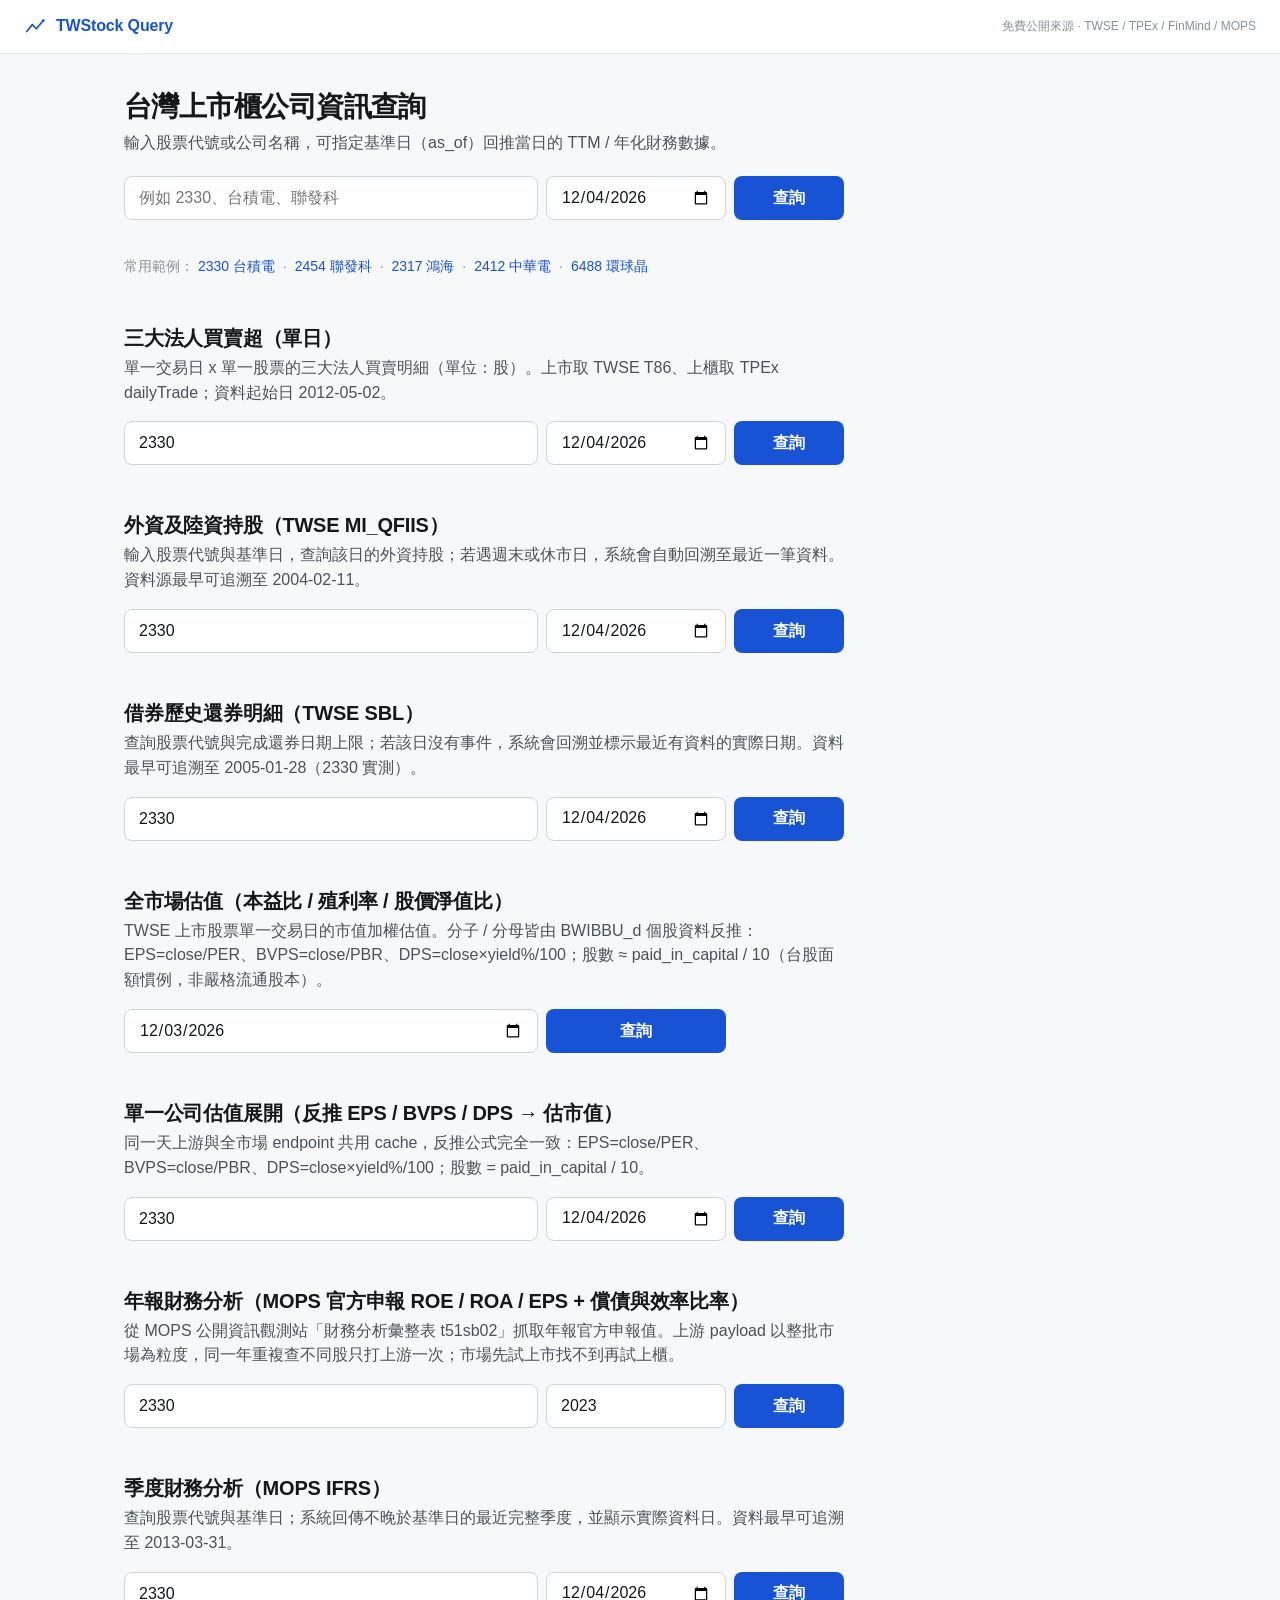
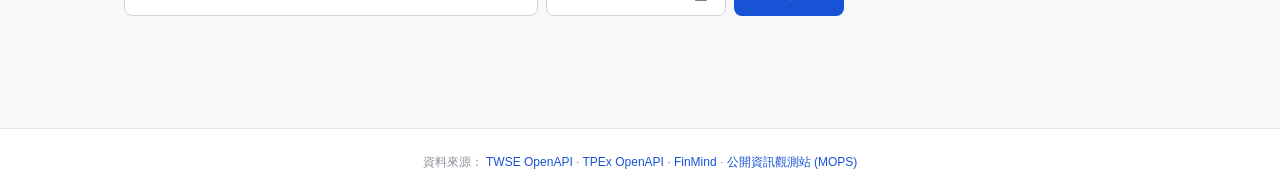
<file: static/index.html>
<!doctype html>
<html lang="zh-Hant">
<head>
<meta charset="utf-8" />
<meta name="viewport" content="width=device-width, initial-scale=1" />
<title>台股公司查詢 · TWStock</title>
<link rel="preconnect" href="https://api.fontshare.com" />
<link href="https://api.fontshare.com/v2/css?f[]=satoshi@400,500,700&f[]=jetbrains-mono@400,500&display=swap" rel="stylesheet" />
<link rel="stylesheet" href="./style.css?v=fa1" />
</head>
<body>
<header class="topbar">
  <div class="brand">
    <svg viewBox="0 0 32 32" width="22" height="22" fill="none" stroke="currentColor" stroke-width="2.5">
      <path d="M4 24 L12 14 L18 20 L28 8" stroke-linecap="round" stroke-linejoin="round"/>
      <circle cx="28" cy="8" r="2" fill="currentColor" stroke="none"/>
    </svg>
    <span>TWStock Query</span>
  </div>
  <div class="hint">免費公開來源 · TWSE / TPEx / FinMind / MOPS</div>
</header>

<main>
  <section class="hero">
    <h1>台灣上市櫃公司資訊查詢</h1>
    <p class="sub">輸入股票代號或公司名稱，可指定基準日（as_of）回推當日的 TTM / 年化財務數據。</p>
    <form id="searchForm" class="search">
      <input id="kw" type="text" placeholder="例如 2330、台積電、聯發科" autocomplete="off" />
      <input id="asof" type="date" />
      <button type="submit">查詢</button>
    </form>
    <div id="suggest" class="suggest"></div>
  </section>

  <section id="result" class="result hidden"></section>
  <section id="empty" class="empty">
    <p>常用範例：<a href="#" data-q="2330">2330 台積電</a> · <a href="#" data-q="2454">2454 聯發科</a> · <a href="#" data-q="2317">2317 鴻海</a> · <a href="#" data-q="2412">2412 中華電</a> · <a href="#" data-q="6488">6488 環球晶</a></p>
  </section>

  <section class="panel">
    <h2>三大法人買賣超（單日）</h2>
    <p class="sub">單一交易日 x 單一股票的三大法人買賣明細（單位：股）。上市取 TWSE T86、上櫃取 TPEx dailyTrade；資料起始日 2012-05-02。</p>
    <form id="instForm" class="search">
      <input id="instStk" type="text" placeholder="股票代號 例如 2330" autocomplete="off" value="2330" />
      <input id="instDate" type="date" />
      <button type="submit">查詢</button>
    </form>
    <div id="instResult" class="inst-result"></div>
  </section>

  <section class="panel">
    <h2>外資及陸資持股（TWSE MI_QFIIS）</h2>
    <p class="sub">輸入股票代號與基準日，查詢該日的外資持股；若遇週末或休市日，系統會自動回溯至最近一筆資料。資料源最早可追溯至 2004-02-11。</p>
    <form id="foForm" class="search">
      <input id="foStk" type="text" placeholder="股票代號 例如 2330" autocomplete="off" value="2330" />
      <input id="foDate" type="date" min="2004-02-11" required />
      <button type="submit">查詢</button>
    </form>
    <div id="foResult" class="inst-result"></div>
  </section>

  <section class="panel">
    <h2>借券歷史還券明細（TWSE SBL）</h2>
    <p class="sub">查詢股票代號與完成還券日期上限；若該日沒有事件，系統會回溯並標示最近有資料的實際日期。資料最早可追溯至 2005-01-28（2330 實測）。</p>
    <form id="sblForm" class="search">
      <input id="sblStk" type="text" placeholder="股票代號 例如 2330" autocomplete="off" value="2330" />
      <input id="sblDate" type="date" min="2005-01-28" required />
      <button type="submit">查詢</button>
    </form>
    <div id="sblResult" class="inst-result"></div>
  </section>

  <section class="panel">
    <h2>全市場估值（本益比 / 殖利率 / 股價淨值比）</h2>
    <p class="sub">TWSE 上市股票單一交易日的市值加權估值。分子 / 分母皆由 BWIBBU_d 個股資料反推：EPS=close/PER、BVPS=close/PBR、DPS=close×yield%/100；股數 ≈ paid_in_capital / 10（台股面額慣例，非嚴格流通股本）。</p>
    <form id="mvForm" class="search">
      <input id="mvDate" type="date" required />
      <button type="submit">查詢</button>
    </form>
    <div id="mvResult" class="mv-result"></div>
  </section>

  <section class="panel">
    <h2>單一公司估值展開（反推 EPS / BVPS / DPS → 估市值）</h2>
    <p class="sub">同一天上游與全市場 endpoint 共用 cache，反推公式完全一致：EPS=close/PER、BVPS=close/PBR、DPS=close×yield%/100；股數 = paid_in_capital / 10。</p>
    <form id="cvForm" class="search">
      <input id="cvStk" type="text" placeholder="股票代號 例如 2330" autocomplete="off" value="2330" />
      <input id="cvDate" type="date" required />
      <button type="submit">查詢</button>
    </form>
    <div id="cvResult" class="mv-result"></div>
  </section>

  <section class="panel">
    <h2>年報財務分析（MOPS 官方申報 ROE / ROA / EPS + 償債與效率比率）</h2>
    <p class="sub">從 MOPS 公開資訊觀測站「財務分析彙整表 t51sb02」抓取年報官方申報值。上游 payload 以整批市場為粒度，同一年重複查不同股只打上游一次；市場先試上市找不到再試上櫃。</p>
    <form id="faForm" class="search">
      <input id="faStk" type="text" placeholder="股票代號 例如 2330" autocomplete="off" value="2330" />
      <input id="faYear" type="number" min="2012" placeholder="西元年 例如 2023" value="2023" />
      <button type="submit">查詢</button>
    </form>
    <div id="faResult" class="mv-result"></div>
  </section>

  <section class="panel">
    <h2>季度財務分析（MOPS IFRS）</h2>
    <p class="sub">查詢股票代號與基準日；系統回傳不晚於基準日的最近完整季度，並顯示實際資料日。資料最早可追溯至 2013-03-31。</p>
    <form id="qfForm" class="search">
      <input id="qfStk" type="text" placeholder="股票代號 例如 2330" autocomplete="off" value="2330" />
      <input id="qfDate" type="date" min="2013-03-31" required />
      <button type="submit">查詢</button>
    </form>
    <div id="qfResult" class="mv-result"></div>
  </section>
</main>

<footer>
  <span>資料來源：</span>
  <a href="https://openapi.twse.com.tw/" target="_blank" rel="noopener">TWSE OpenAPI</a>
  ·
  <a href="https://www.tpex.org.tw/openapi/" target="_blank" rel="noopener">TPEx OpenAPI</a>
  ·
  <a href="https://finmind.github.io/" target="_blank" rel="noopener">FinMind</a>
  ·
  <a href="https://mops.twse.com.tw/mops/web/t05st08" target="_blank" rel="noopener">公開資訊觀測站 (MOPS)</a>
</footer>

<script src="./app.js?v=fa1"></script>
</body>
</html>
</file>
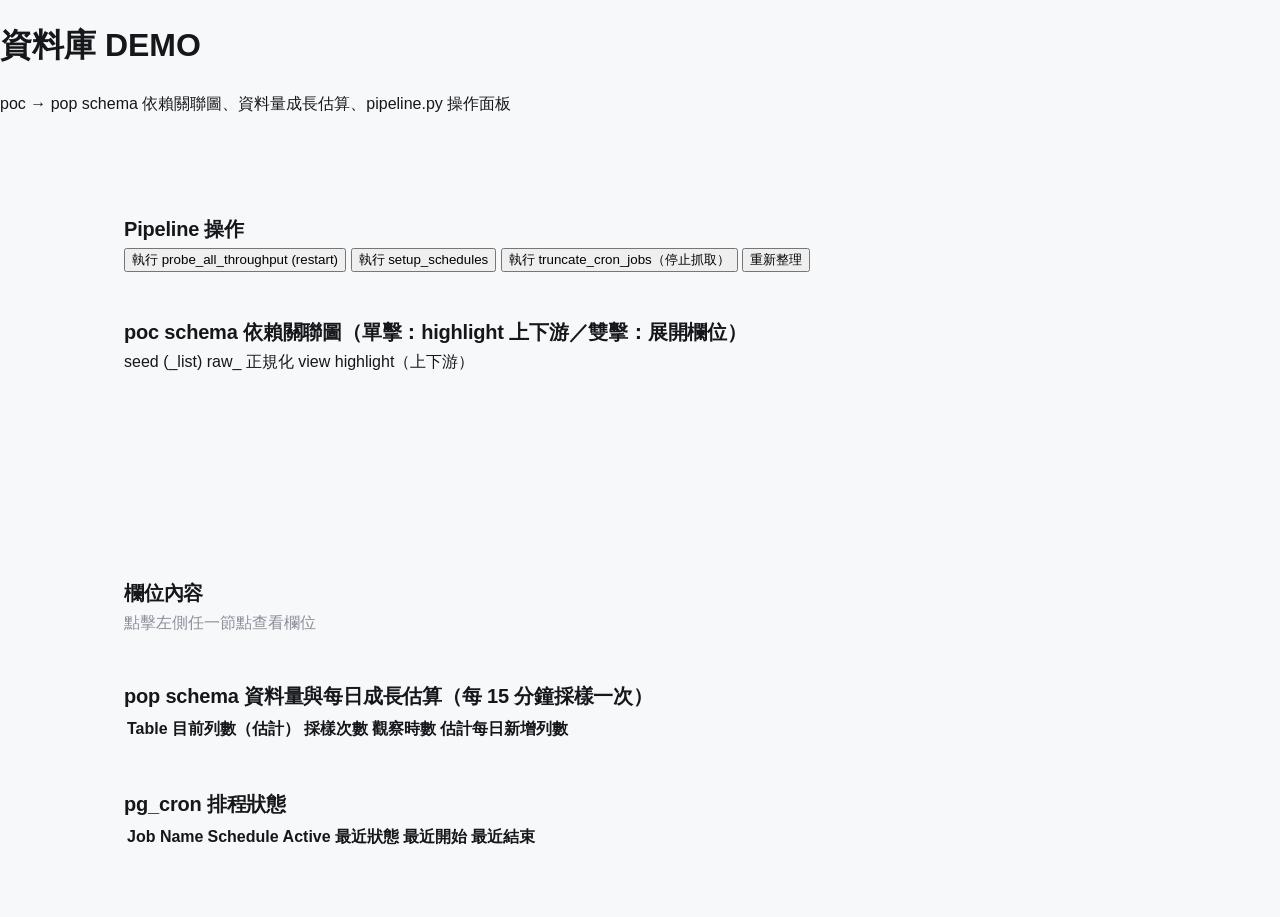
<file: db_demo/static/index.html>
<!DOCTYPE html>
<html lang="zh-Hant">
<head>
  <meta charset="UTF-8" />
  <meta name="viewport" content="width=device-width, initial-scale=1" />
  <title>資料庫 DEMO · poc/pop schema 依賴與資料量監控</title>
  <link rel="stylesheet" href="/static/style.css" />
</head>
<body>
  <header>
    <h1>資料庫 DEMO</h1>
    <p class="subtitle">poc → pop schema 依賴關聯圖、資料量成長估算、pipeline.py 操作面板</p>
  </header>

  <main>
    <section class="panel" id="controls-panel">
      <h2>Pipeline 操作</h2>
      <div class="controls">
        <button id="btn-probe" class="btn btn-primary">執行 probe_all_throughput (restart)</button>
        <button id="btn-schedules" class="btn btn-primary">執行 setup_schedules</button>
        <button id="btn-truncate" class="btn btn-danger">執行 truncate_cron_jobs（停止抓取）</button>
        <button id="btn-refresh" class="btn">重新整理</button>
      </div>
      <div id="job-status" class="job-status hidden">
        <div class="job-status-header">
          <span id="job-name"></span>
          <span id="job-badge" class="badge"></span>
        </div>
        <pre id="job-log"></pre>
      </div>
    </section>

    <section class="panel" id="dag-panel">
      <h2>poc schema 依賴關聯圖（單擊：highlight 上下游／雙擊：展開欄位）</h2>
      <div class="legend">
        <span class="legend-item"><span class="dot dot-seed"></span> seed (_list)</span>
        <span class="legend-item"><span class="dot dot-raw"></span> raw_</span>
        <span class="legend-item"><span class="dot dot-normal"></span> 正規化 view</span>
        <span class="legend-item"><span class="dot dot-highlight"></span> highlight（上下游）</span>
      </div>
      <div id="dag-container"><svg id="dag-svg"></svg><div id="dag-nodes"></div></div>
    </section>

    <aside class="panel" id="columns-panel">
      <h2>欄位內容</h2>
      <div id="columns-content" class="muted">點擊左側任一節點查看欄位</div>
    </aside>

    <section class="panel" id="growth-panel">
      <h2>pop schema 資料量與每日成長估算（每 15 分鐘採樣一次）</h2>
      <table id="growth-table">
        <thead>
          <tr><th>Table</th><th>目前列數（估計）</th><th>採樣次數</th><th>觀察時數</th><th>估計每日新增列數</th></tr>
        </thead>
        <tbody></tbody>
      </table>
    </section>

    <section class="panel" id="schedules-panel">
      <h2>pg_cron 排程狀態</h2>
      <table id="schedules-table">
        <thead>
          <tr><th>Job Name</th><th>Schedule</th><th>Active</th><th>最近狀態</th><th>最近開始</th><th>最近結束</th></tr>
        </thead>
        <tbody></tbody>
      </table>
    </section>
  </main>

  <script src="/static/app.js"></script>
</body>
</html>
</file>
<file: static/style.css>
:root {
  --bg: #f7f8fa;
  --surface: #ffffff;
  --border: #e6e8ec;
  --border-strong: #cfd3da;
  --text: #15171b;
  --text-soft: #4b5159;
  --text-muted: #8a8f98;
  --accent: #1853d6;
  --accent-soft: #e7eeff;
  --good: #0d8348;
  --bad: #c0392b;
  --mono: 'JetBrains Mono', ui-monospace, SFMono-Regular, Menlo, monospace;
  --sans: 'Satoshi', -apple-system, BlinkMacSystemFont, "Segoe UI", Roboto, "Noto Sans TC", "PingFang TC", "Heiti TC", sans-serif;
}

* { box-sizing: border-box; }
html, body { margin: 0; padding: 0; }
body {
  font-family: var(--sans);
  background: var(--bg);
  color: var(--text);
  line-height: 1.55;
  -webkit-font-smoothing: antialiased;
}

a { color: var(--accent); text-decoration: none; }
a:hover { text-decoration: underline; }

.topbar {
  display: flex; align-items: center; justify-content: space-between;
  padding: 14px 24px; background: var(--surface); border-bottom: 1px solid var(--border);
}
.brand { display: flex; align-items: center; gap: 10px; font-weight: 700; letter-spacing: -0.01em; color: var(--accent); }
.hint { font-size: 12px; color: var(--text-muted); }

main { max-width: 1080px; margin: 0 auto; padding: 36px 24px 64px; }

.hero h1 {
  font-size: 28px; line-height: 1.2; letter-spacing: -0.02em; margin: 0 0 8px;
}
.hero .sub { color: var(--text-soft); margin: 0 0 20px; max-width: 720px; }

.search {
  display: grid; grid-template-columns: 1fr 180px 110px; gap: 8px; max-width: 720px;
}
.search input, .search button {
  height: 44px; border: 1px solid var(--border-strong); border-radius: 8px;
  padding: 0 14px; font: inherit; background: var(--surface); color: var(--text);
}
.search input:focus { outline: 2px solid var(--accent); outline-offset: -1px; border-color: var(--accent); }
.search button {
  background: var(--accent); color: #fff; border: 0; font-weight: 600; cursor: pointer;
  transition: filter 0.15s ease;
}
.search button:hover { filter: brightness(1.08); }
.search button:disabled { opacity: 0.6; cursor: progress; }

.suggest { margin-top: 8px; display: flex; flex-wrap: wrap; gap: 6px; }
.suggest .pill {
  background: var(--surface); border: 1px solid var(--border); border-radius: 999px;
  padding: 4px 10px; font-size: 13px; color: var(--text-soft); cursor: pointer;
}
.suggest .pill:hover { border-color: var(--accent); color: var(--accent); }

.empty { margin-top: 28px; color: var(--text-muted); font-size: 14px; }
.empty a { margin: 0 4px; }

.hidden { display: none; }

.result { margin-top: 28px; display: grid; gap: 16px; }

.card {
  background: var(--surface); border: 1px solid var(--border); border-radius: 12px;
  padding: 20px 22px;
}

.head {
  display: flex; align-items: baseline; flex-wrap: wrap; gap: 12px;
  border-bottom: 1px solid var(--border); padding-bottom: 14px; margin-bottom: 16px;
}
.head .code { font-family: var(--mono); font-size: 14px; color: var(--accent); background: var(--accent-soft); padding: 2px 8px; border-radius: 6px; }
.head .name { font-size: 22px; font-weight: 700; letter-spacing: -0.01em; }
.head .market { font-size: 12px; color: var(--text-muted); border: 1px solid var(--border-strong); padding: 1px 8px; border-radius: 999px; }
.head .asof { margin-left: auto; font-size: 12px; color: var(--text-muted); }

.kv {
  display: grid; grid-template-columns: repeat(auto-fit, minmax(220px, 1fr));
  gap: 14px 24px;
}
.kv > div { min-width: 0; }
.kv dt { font-size: 12px; color: var(--text-muted); margin-bottom: 4px; letter-spacing: 0.02em; }
.kv dd { margin: 0; font-size: 15px; color: var(--text); word-break: break-all; font-variant-numeric: tabular-nums; }
.kv dd.num { font-family: var(--mono); font-weight: 500; }
.kv dd.big { font-size: 18px; font-weight: 600; }
.kv dd .unit { color: var(--text-muted); font-size: 12px; margin-left: 4px; font-weight: 400; }

.section-title {
  font-size: 13px; text-transform: uppercase; letter-spacing: 0.08em;
  color: var(--text-muted); margin: 0 0 14px;
}

.delta-pos { color: var(--good); }
.delta-neg { color: var(--bad); }

.muted { color: var(--text-muted); }

.tag-row { display: flex; gap: 6px; flex-wrap: wrap; margin-top: 4px; }
.tag-row .q {
  font-family: var(--mono); font-size: 11px; color: var(--text-muted);
  background: #f0f1f4; border-radius: 4px; padding: 1px 6px;
}

.error {
  background: #fef2f2; border: 1px solid #fecaca; color: #991b1b;
  padding: 12px 16px; border-radius: 8px;
  font-size: 13px;
}

/* ---------- Skeleton loading ---------- */
@keyframes skel-pulse {
  0%   { background-color: #eef0f3; }
  50%  { background-color: #e2e5ea; }
  100% { background-color: #eef0f3; }
}
.skel {
  display: inline-block;
  background: #eef0f3;
  border-radius: 4px;
  animation: skel-pulse 1.4s ease-in-out infinite;
  vertical-align: middle;
}
.skel-text { height: 14px; }
.skel-line {
  display: block;
  height: 14px;
  border-radius: 4px;
  background: #eef0f3;
  animation: skel-pulse 1.4s ease-in-out infinite;
  width: 60%;
  margin: 6px 0;
}
.skeleton-head .name.skel,
.skeleton-head .market.skel { background: #eef0f3; border: 0; padding: 0; height: 18px; }
.card[data-loading="1"] .kv dt.skel,
.card[data-loading="1"] .kv dd.skel { animation: skel-pulse 1.4s ease-in-out infinite; }
.card[data-loading="1"] .kv dt { height: 12px; }
.card[data-loading="1"] .kv dd { display: inline-block; }

/* 產業價值鏈 */
.chain-block {
  border: 1px solid var(--border); border-radius: 10px;
  padding: 14px 16px; margin-bottom: 12px; background: #fafbfc;
}
.chain-block:last-child { margin-bottom: 0; }
.chain-head { display: flex; align-items: center; gap: 10px; margin-bottom: 10px; flex-wrap: wrap; }
.chain-head .chain-name { font-size: 16px; font-weight: 600; color: var(--text); }
.chain-head .chain-tag {
  font-family: var(--mono); font-size: 11px; color: var(--text-muted);
  background: var(--surface); padding: 1px 8px; border-radius: 4px; border: 1px solid var(--border-strong);
}
.btn-expand {
  margin-left: auto; font-size: 12px; padding: 4px 10px; cursor: pointer;
  background: var(--accent-soft); color: var(--accent); border: 1px solid transparent;
  border-radius: 6px; font-family: inherit;
}
.btn-expand:hover { background: var(--accent); color: white; }

.chain-self { display: flex; flex-wrap: wrap; gap: 6px; margin-bottom: 12px; }
.seg-pill {
  font-size: 12px; padding: 3px 10px; border-radius: 999px;
  border: 1px solid; background: white;
}
.seg-pill b { font-weight: 700; margin-right: 4px; }
.seg-up   { color: #166534; border-color: #bbf7d0; background: #f0fdf4; }
.seg-mid  { color: #1d4ed8; border-color: #bfdbfe; background: #eff6ff; }
.seg-down { color: #9a3412; border-color: #fed7aa; background: #fff7ed; }

.chain-stream { display: flex; flex-direction: column; gap: 8px; }
.stream-row { display: flex; gap: 10px; align-items: baseline; }
.stream-label {
  flex: 0 0 36px; font-size: 12px; font-weight: 600; padding: 2px 6px;
  border-radius: 4px; text-align: center;
}
.stream-up   .stream-label { background: #dcfce7; color: #166534; }
.stream-mid  .stream-label { background: #dbeafe; color: #1d4ed8; }
.stream-down .stream-label { background: #ffedd5; color: #9a3412; }
.stream-companies { display: flex; flex-wrap: wrap; gap: 6px; flex: 1; min-width: 0; }
.co-link {
  font-size: 12px; padding: 2px 8px; border-radius: 4px;
  background: white; color: var(--text); border: 1px solid var(--border);
  cursor: pointer; text-decoration: none; font-variant-numeric: tabular-nums;
  white-space: nowrap;
}
.co-link:hover { border-color: var(--accent); color: var(--accent); }
.co-link.is-self {
  background: var(--accent); color: white; border-color: var(--accent); font-weight: 600;
}
.stream-companies .more { font-size: 11px; color: var(--text-muted); padding: 2px 4px; }

.chain-full { margin-top: 14px; padding-top: 14px; border-top: 1px dashed var(--border); }
.chain-full.hidden { display: none; }
.full-chain { display: flex; flex-direction: column; gap: 12px; }
.full-seg { padding: 10px; border-radius: 8px; }
.full-seg-up   { background: #f0fdf4; }
.full-seg-mid  { background: #eff6ff; }
.full-seg-down { background: #fff7ed; }
.full-seg-title {
  font-size: 13px; font-weight: 700; margin-bottom: 8px;
  letter-spacing: 0.05em;
}
.full-seg-up   .full-seg-title { color: #166534; }
.full-seg-mid  .full-seg-title { color: #1d4ed8; }
.full-seg-down .full-seg-title { color: #9a3412; }
/* 非標準分段名（如 5300 人工智慧的「應用與服務／核心技術／運算資源」）輪流使用三個替代色套 */
.full-seg-alt1 { background: #faf5ff; }
.full-seg-alt2 { background: #fef2f8; }
.full-seg-alt3 { background: #ecfeff; }
.full-seg-alt1 .full-seg-title { color: #6b21a8; }
.full-seg-alt2 .full-seg-title { color: #9d174d; }
.full-seg-alt3 .full-seg-title { color: #155e75; }
.seg-alt1  { color: #6b21a8; border-color: #e9d5ff; background: #faf5ff; }
.seg-alt2  { color: #9d174d; border-color: #fbcfe8; background: #fef2f8; }
.seg-alt3  { color: #155e75; border-color: #a5f3fc; background: #ecfeff; }
.stream-alt1 .stream-label { background: #f3e8ff; color: #6b21a8; }
.stream-alt2 .stream-label { background: #fce7f3; color: #9d174d; }
.stream-alt3 .stream-label { background: #cffafe; color: #155e75; }
.full-top { margin-bottom: 10px; }
.full-top:last-child { margin-bottom: 0; }
.full-top-name { font-size: 13px; font-weight: 600; margin-bottom: 6px; color: var(--text); }
.full-sub { margin-left: 8px; margin-bottom: 6px; }
.full-sub-name { font-size: 12px; color: var(--text-muted); margin-bottom: 4px; }
.full-companies { display: flex; flex-wrap: wrap; gap: 4px; }
.hidden { display: none !important; }

.biz-list {
  margin: 0 0 14px; padding-left: 22px;
  display: flex; flex-direction: column; gap: 6px;
}
.biz-list li {
  font-size: 14px; line-height: 1.65; color: var(--text);
}
.biz-list li::marker { color: var(--accent); font-weight: 600; }

.biz-cats {
  margin-top: 12px; padding-top: 12px; border-top: 1px dashed var(--border);
  display: flex; flex-wrap: wrap; gap: 6px; align-items: center;
}
.biz-cats .muted { width: 100%; }
.cat-pill {
  font-size: 12px; color: var(--text-muted);
  background: var(--surface); border: 1px solid var(--border-strong);
  border-radius: 999px; padding: 2px 10px;
  font-variant-numeric: tabular-nums;
}

footer {
  text-align: center; color: var(--text-muted); font-size: 12px; padding: 24px;
  border-top: 1px solid var(--border); margin-top: 32px; background: var(--surface);
}

@media (max-width: 640px) {
  .search { grid-template-columns: 1fr; }
  .head .asof { margin-left: 0; flex-basis: 100%; }
  .hero h1 { font-size: 22px; }
  .kv { grid-template-columns: 1fr 1fr; gap: 12px 16px; }
  .kv dd.big { font-size: 16px; }
}

/* ---------- 主要產品比重 (Donut Chart) ---------- */
.pr-flex {
  display: flex;
  gap: 24px;
  align-items: flex-start;
  margin-top: 4px;
}
.pr-donut-wrap {
  flex: 0 0 auto;
  display: flex;
  align-items: center;
  justify-content: center;
  padding: 4px;
}
.pr-donut { display: block; }
.pr-slice {
  cursor: default;
  transition: opacity 0.18s ease, transform 0.18s ease;
  transform-origin: 110px 110px;
}
.pr-slice.is-dim { opacity: 0.28; }
.pr-slice.is-hover { transform: scale(1.035); }
.pr-donut-center-label {
  font-size: 11px;
  fill: var(--text-muted);
  font-family: var(--sans);
}
.pr-donut-center-value {
  font-size: 16px;
  font-weight: 700;
  fill: var(--text);
  font-family: var(--sans);
}

.pr-legend {
  flex: 1 1 auto;
  min-width: 0;
  display: flex;
  flex-direction: column;
  gap: 2px;
}
.pr-legend-row {
  display: grid;
  grid-template-columns: 14px minmax(0, 1.4fr) minmax(72px, auto) minmax(64px, auto);
  align-items: center;
  gap: 10px;
  padding: 6px 8px;
  border-radius: 6px;
  font-size: 13px;
  transition: background 0.15s ease;
}
.pr-legend-row:not(.pr-legend-head):hover,
.pr-legend-row.is-hover { background: var(--bg); }
.pr-legend-head {
  font-size: 11px;
  color: var(--text-muted);
  border-bottom: 1px solid var(--border);
  border-radius: 0;
  padding-bottom: 4px;
  margin-bottom: 2px;
}
.pr-swatch {
  width: 12px;
  height: 12px;
  border-radius: 3px;
  display: inline-block;
}
.pr-leg-name {
  min-width: 0;
  white-space: nowrap;
  overflow: hidden;
  text-overflow: ellipsis;
  color: var(--text);
}
.pr-rank {
  display: inline-block;
  min-width: 26px;
  font-family: var(--mono);
  font-size: 11px;
  color: var(--text-muted);
  margin-right: 2px;
}
.pr-leg-amount,
.pr-leg-pct {
  text-align: right;
  font-size: 13px;
}
.pr-leg-pct {
  font-weight: 600;
  color: var(--accent);
}
.pr-legend-row.is-return .pr-leg-name,
.pr-legend-row.is-return .pr-leg-amount,
.pr-legend-row.is-return .pr-leg-pct {
  color: var(--text-muted);
  font-weight: 400;
}

.pr-summary {
  display: flex;
  flex-wrap: wrap;
  gap: 20px;
  padding-top: 12px;
  margin-top: 14px;
  border-top: 1px solid var(--border);
  font-size: 13px;
}
.pr-summary > div { display: flex; flex-direction: column; gap: 2px; }
.pr-summary b { font-size: 15px; font-weight: 600; }

@media (max-width: 720px) {
  .pr-flex {
    flex-direction: column;
    align-items: center;
    gap: 12px;
  }
  .pr-legend { width: 100%; }
}

/* 三大法人買賣超（單日）查詢面板 */
.panel { margin-top: 48px; }
.panel h2 {
  font-size: 20px; line-height: 1.2; letter-spacing: -0.01em; margin: 0 0 6px;
}
.panel .sub { color: var(--text-soft); margin: 0 0 16px; max-width: 720px; }
.inst-result { margin-top: 18px; }
.inst-card {
  background: var(--surface); border: 1px solid var(--border); border-radius: 12px;
  padding: 20px 22px;
}
.inst-card .head {
  display: flex; align-items: baseline; flex-wrap: wrap; gap: 12px;
  border-bottom: 1px solid var(--border); padding-bottom: 14px; margin-bottom: 16px;
}
.inst-card .head .name { font-size: 18px; font-weight: 700; }
.inst-card .head .code { font-family: var(--mono); color: var(--text-muted); }
.inst-card .head .meta { color: var(--text-soft); font-size: 13px; margin-left: auto; }
.inst-grid {
  display: grid; grid-template-columns: repeat(2, minmax(0,1fr)); gap: 10px 24px;
}
.inst-row {
  display: flex; justify-content: space-between; gap: 10px;
  border-bottom: 1px dashed var(--border); padding: 6px 0;
}
.inst-row .k { color: var(--text-soft); }
.inst-row .v { font-family: var(--mono); font-weight: 600; }
.inst-row .v.pos { color: var(--good); }
.inst-row .v.neg { color: var(--bad); }
.inst-row.total { border-bottom: 0; margin-top: 6px; padding-top: 12px; border-top: 1px solid var(--border-strong); }
.inst-row.total .k { color: var(--text); font-weight: 600; }
.inst-empty { color: var(--text-muted); padding: 18px 0; }
.inst-source { color: var(--text-muted); font-size: 12px; margin-top: 12px; }
.fo-notice {
  color: #7c4a03; background: #fff7df; border: 1px solid #f1d58a;
  border-radius: 6px; padding: 8px 10px; margin: -4px 0 12px; font-size: 13px;
}
@media (max-width: 640px) {
  .inst-grid { grid-template-columns: 1fr; }
}

/* ============================================================================
   全市場估值 panel
   ============================================================================ */
.mv-result { margin-top: 1rem; }
.mv-card {
  background: var(--card-bg, #fff);
  border: 1px solid var(--border, #e5e7eb);
  border-radius: 8px;
  padding: 1.25rem 1.5rem;
  box-shadow: 0 1px 2px rgba(0,0,0,0.04);
}
.mv-empty { color: #64748b; padding: 0.75rem 0; }

.mv-header { display: flex; justify-content: space-between; align-items: baseline; margin-bottom: 0.75rem; }
.mv-title { font-weight: 600; font-size: 1.05rem; }
.mv-date { color: #64748b; font-variant-numeric: tabular-nums; }

.mv-metrics {
  display: grid;
  grid-template-columns: repeat(3, 1fr);
  gap: 0.75rem;
  margin: 1rem 0;
}
.mv-metric {
  background: #f8fafc;
  padding: 0.75rem 1rem;
  border-radius: 6px;
  text-align: center;
}
.mv-label { font-size: 0.85rem; color: #64748b; margin-bottom: 0.25rem; }
.mv-value { font-size: 1.5rem; font-weight: 700; color: #1e293b; font-variant-numeric: tabular-nums; }

.mv-totals {
  display: grid;
  grid-template-columns: repeat(4, 1fr);
  gap: 0.5rem;
  margin: 0.75rem 0;
  padding: 0.75rem;
  background: #f8fafc;
  border-radius: 6px;
}
.mv-totals > div { display: flex; flex-direction: column; align-items: center; }
.mv-totals span { font-size: 0.8rem; color: #64748b; }
.mv-totals b { font-size: 1rem; color: #1e293b; font-variant-numeric: tabular-nums; }

.mv-counts { display: flex; gap: 1.5rem; margin: 0.5rem 0; color: #475569; flex-wrap: wrap; }
.mv-counts b { color: #1e293b; font-variant-numeric: tabular-nums; }
.mv-counts small { color: #94a3b8; }

.mv-method {
  margin: 0.75rem 0;
  padding: 0.5rem 0.75rem;
  background: #fef3c7;
  color: #78350f;
  border-radius: 6px;
  font-size: 0.9rem;
}
.mv-method b { margin-right: 0.5rem; }

.mv-details { margin-top: 0.75rem; }
.mv-details summary { cursor: pointer; color: #2563eb; padding: 0.5rem 0; }
.mv-table-wrap { overflow-x: auto; max-width: 100%; }
.mv-table { border-collapse: collapse; width: 100%; margin-top: 0.5rem; font-size: 0.85rem; }
.mv-table th, .mv-table td { padding: 0.35rem 0.5rem; border-bottom: 1px solid #e5e7eb; text-align: left; }
.mv-table th { background: #f8fafc; font-weight: 600; }
.mv-table td.num, .mv-table th.num { text-align: right; font-variant-numeric: tabular-nums; }

.mv-source { margin-top: 0.75rem; font-size: 0.8rem; color: #94a3b8; }

@media (max-width: 640px) {
  .mv-metrics { grid-template-columns: 1fr; }
  .mv-totals { grid-template-columns: repeat(2, 1fr); }
  .mv-metric { padding: 0.5rem; }
  .mv-value { font-size: 1.25rem; }
}

/* Financial analysis (t51sb02) panel */
.mv-metric-grid {
  display: grid;
  grid-template-columns: repeat(3, 1fr);
  gap: 0.75rem;
  margin: 0.75rem 0 1rem;
}
.mv-metric-card {
  background: #f8fafc;
  border: 1px solid #e2e8f0;
  border-radius: 8px;
  padding: 0.85rem 1rem;
}
.mv-metric-label {
  font-size: 0.85rem;
  color: #64748b;
  margin-bottom: 0.35rem;
}
.mv-metric-value {
  font-size: 1.5rem;
  font-weight: 700;
  color: #0f172a;
  font-variant-numeric: tabular-nums;
}
.mv-detail-grid {
  display: grid;
  grid-template-columns: repeat(2, 1fr);
  gap: 1rem;
  margin-top: 0.75rem;
}
.mv-detail-block {
  background: #ffffff;
  border: 1px solid #e2e8f0;
  border-radius: 8px;
  padding: 0.75rem 1rem;
}
.mv-detail-title {
  font-size: 0.85rem;
  font-weight: 600;
  color: #334155;
  margin-bottom: 0.5rem;
  padding-bottom: 0.4rem;
  border-bottom: 1px dashed #e2e8f0;
}
.mv-detail-row {
  display: flex;
  justify-content: space-between;
  padding: 0.25rem 0;
  font-size: 0.9rem;
}
.mv-detail-row > span:last-child {
  font-variant-numeric: tabular-nums;
  color: #0f172a;
  font-weight: 500;
}
.mv-na { color: #94a3b8; font-style: italic; }
@media (max-width: 720px) {
  .mv-metric-grid { grid-template-columns: 1fr; }
  .mv-detail-grid { grid-template-columns: 1fr; }
}
</file>
